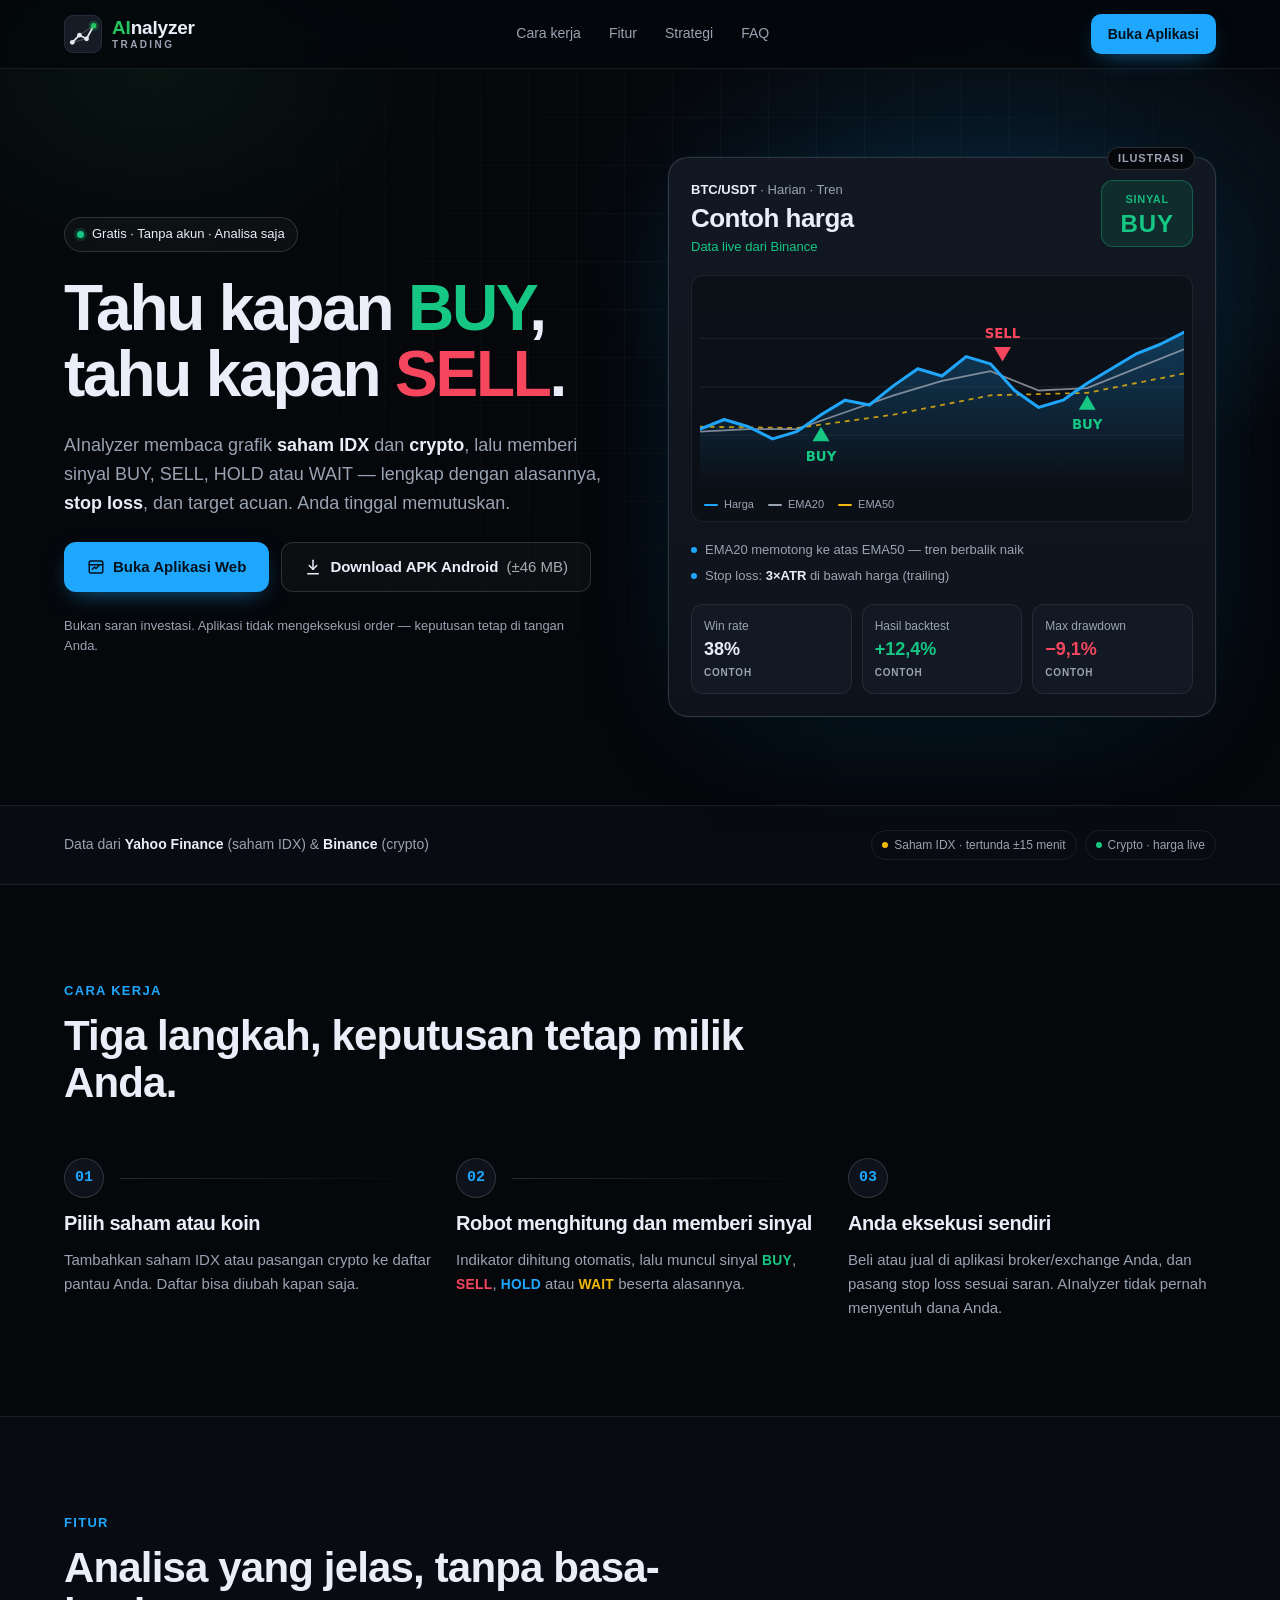
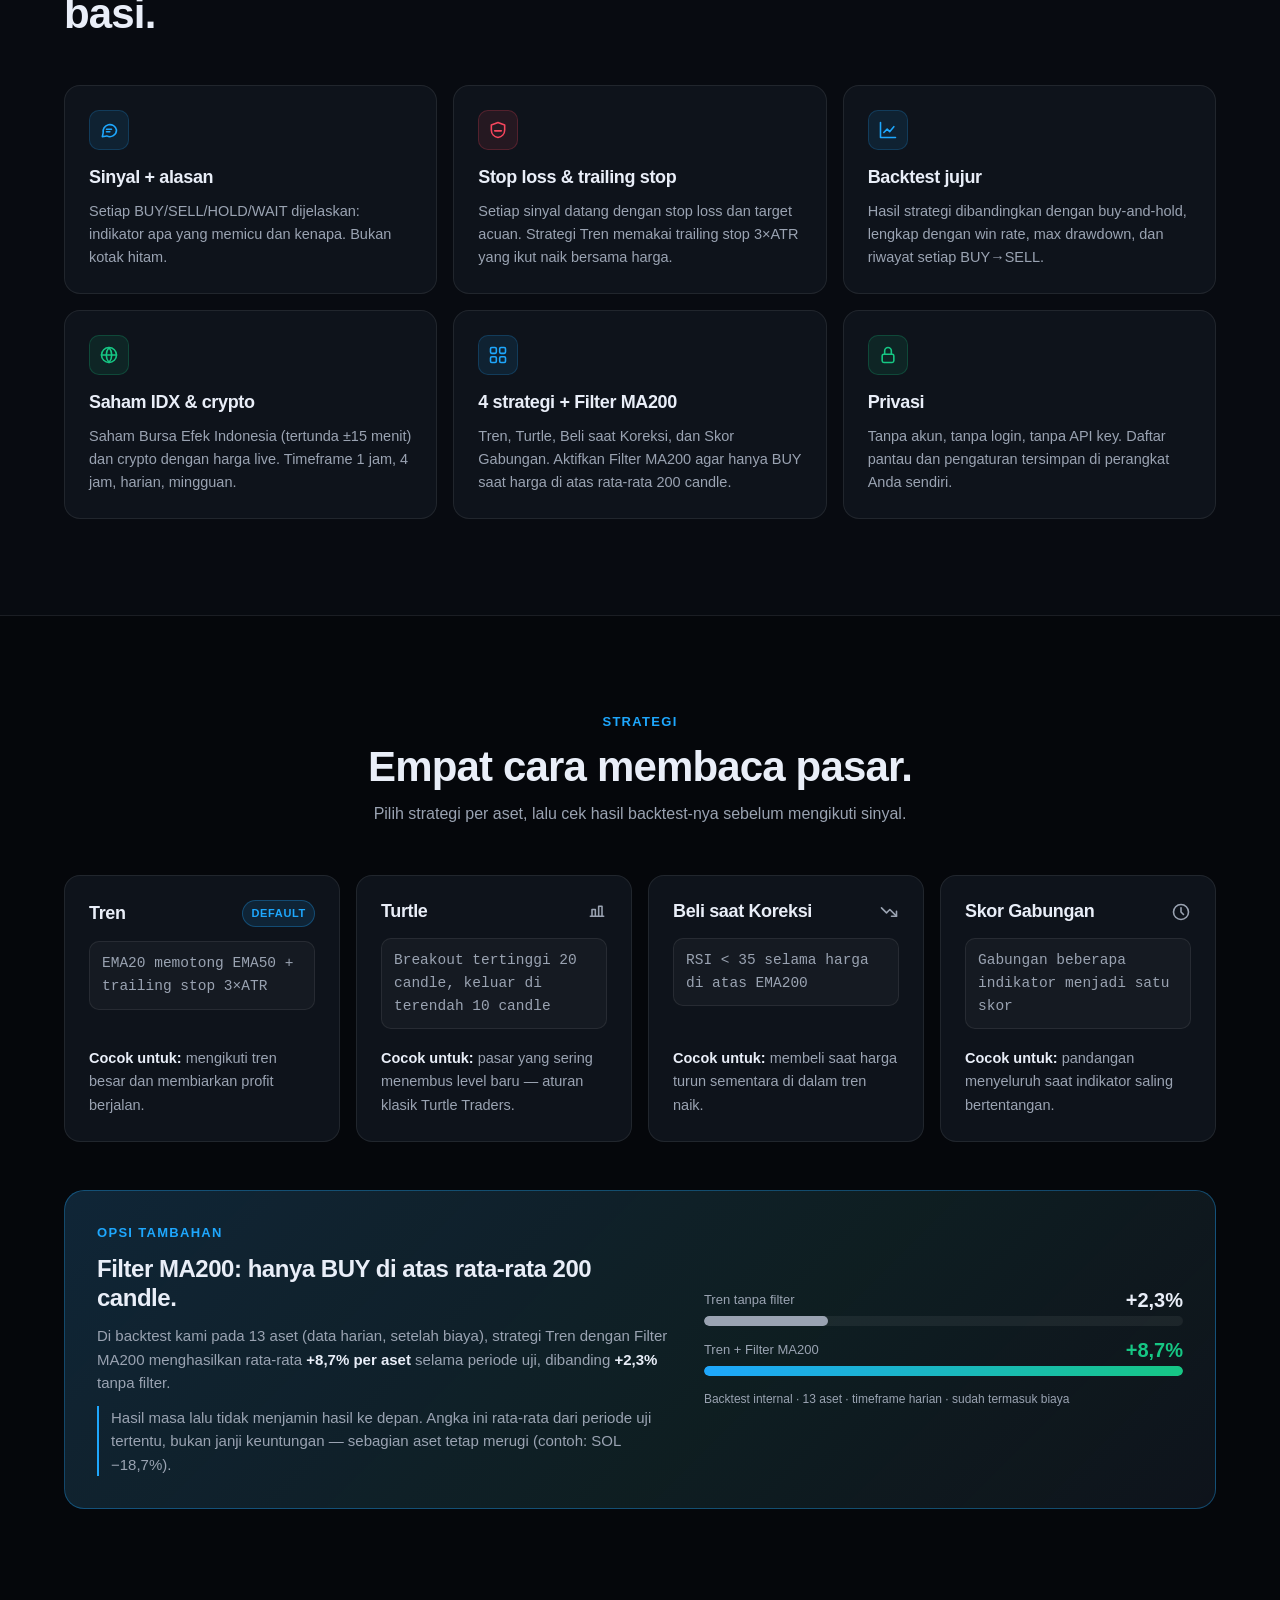
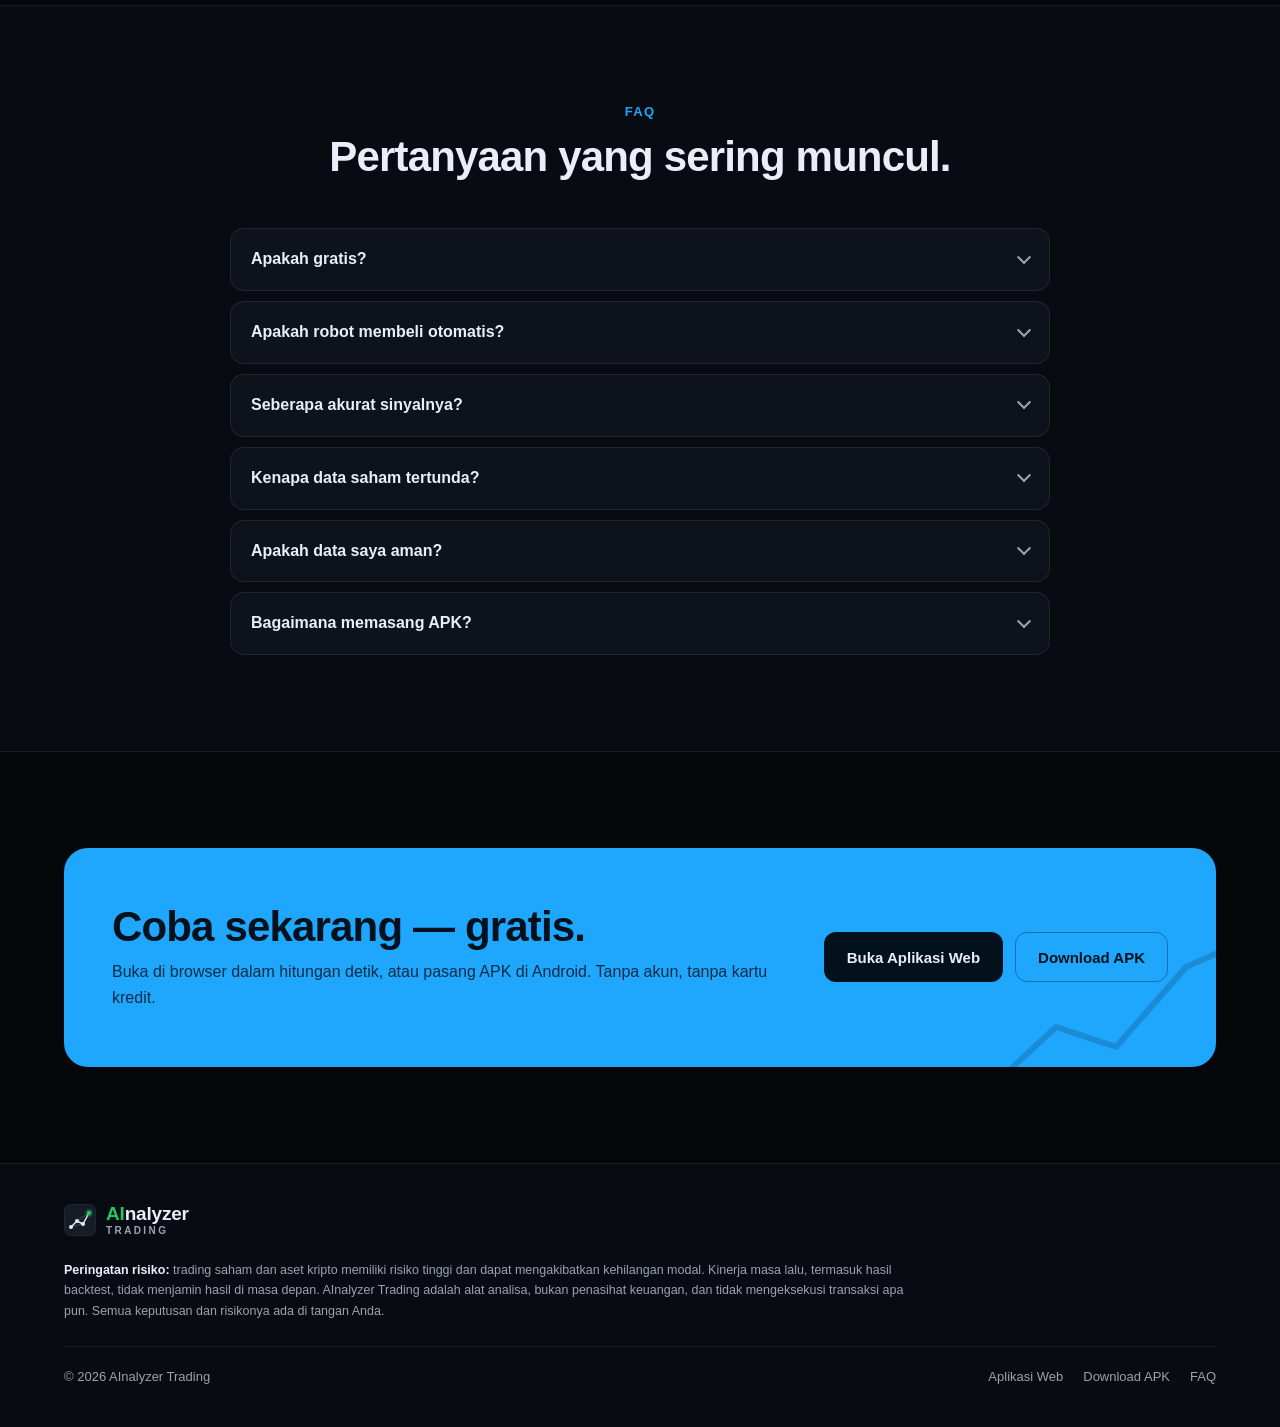
<file: index.html>
<!doctype html>
<html lang="id">
<head>
<meta charset="utf-8">
<meta name="viewport" content="width=device-width, initial-scale=1">
<title>AInalyzer Trading — Sinyal BUY/SELL saham IDX &amp; crypto, gratis</title>
<meta name="description" content="Aplikasi analisa gratis yang menunjukkan kapan BUY, SELL, HOLD atau WAIT untuk saham IDX dan crypto — lengkap dengan alasan, stop loss, dan backtest. Tanpa akun, tidak mengeksekusi order.">
<meta name="theme-color" content="#05070B">
<meta property="og:type" content="website">
<meta property="og:title" content="AInalyzer Trading — Tahu kapan BUY, tahu kapan SELL">
<meta property="og:description" content="Sinyal BUY/SELL/HOLD/WAIT untuk saham IDX &amp; crypto dengan alasan, stop loss, dan backtest jujur. Gratis, tanpa akun, analisa saja.">
<meta property="og:url" content="https://malfain.github.io/ainalyzer-trading/">
<meta property="og:locale" content="id_ID">
<link rel="icon" type="image/svg+xml" href="favicon.svg">
<link rel="stylesheet" href="landing.css">
</head>
<body>
<a class="skip" href="#main">Lewati ke konten</a>

<header class="site-header">
  <nav class="wrap nav" aria-label="Navigasi utama">
    <a class="logo" href="#top" aria-label="AInalyzer Trading — ke atas">
      <svg aria-hidden="true" width="38" height="38" viewBox="0 0 64 64"><rect x="0.75" y="0.75" width="62.5" height="62.5" rx="14.5" fill="#161C26" stroke="#2A3242" stroke-width="1.5"/><path d="M26 34 L50 18 M14 46 L38 40" stroke="#E6E9EF" stroke-width="1.5" stroke-linecap="round" opacity="0.3"/><polyline points="14,46 26,34 38,40 50,18" fill="none" stroke="#E6E9EF" stroke-width="3" stroke-linecap="round" stroke-linejoin="round"/><circle cx="14" cy="46" r="4" fill="#E6E9EF"/><circle cx="26" cy="34" r="4" fill="#E6E9EF"/><circle cx="38" cy="40" r="4" fill="#E6E9EF"/><circle cx="50" cy="18" r="8.5" fill="#22C55E" opacity="0.25"/><circle cx="50" cy="18" r="4.5" fill="#22C55E"/></svg>
      <span class="wordmark" aria-hidden="true"><span class="name"><span class="ai">AI</span>nalyzer</span><span class="sub">Trading</span></span>
    </a>
    <div class="nav-links">
      <a href="#cara-kerja">Cara kerja</a>
      <a href="#fitur">Fitur</a>
      <a href="#strategi">Strategi</a>
      <a href="#faq">FAQ</a>
    </div>
    <a class="btn btn-primary" href="app/">Buka Aplikasi</a>
  </nav>
</header>

<main id="main">

<section class="hero" id="top" aria-labelledby="hero-title">
  <div class="wrap hero-inner">
    <div class="hero-copy">
      <span class="badge"><span class="dot" aria-hidden="true"></span>Gratis · Tanpa akun · Analisa saja</span>
      <h1 id="hero-title">Tahu kapan <span class="buy">BUY</span>,<br>tahu kapan <span class="sell">SELL</span>.</h1>
      <p class="lede">AInalyzer membaca grafik <strong>saham IDX</strong> dan <strong>crypto</strong>, lalu memberi sinyal BUY, SELL, HOLD atau WAIT — lengkap dengan alasannya, <strong>stop loss</strong>, dan target acuan. Anda tinggal memutuskan.</p>
      <div class="cta-row">
        <a class="btn btn-primary btn-lg" href="app/">
          <svg aria-hidden="true" width="18" height="18" viewBox="0 0 24 24" fill="none" stroke="currentColor" stroke-width="2" stroke-linecap="round" stroke-linejoin="round"><rect x="3" y="4" width="18" height="16" rx="2"/><path d="M3 9h18"/><path d="M7 15l3-3 2 2 4-4"/></svg>
          Buka Aplikasi Web
        </a>
        <a class="btn btn-outline btn-lg" href="download/AInalyzer-Trading.apk" download>
          <svg aria-hidden="true" width="18" height="18" viewBox="0 0 24 24" fill="none" stroke="currentColor" stroke-width="2" stroke-linecap="round" stroke-linejoin="round"><path d="M12 3v12"/><path d="M7 10l5 5 5-5"/><path d="M5 21h14"/></svg>
          Download APK Android <span class="meta">(±46 MB)</span>
        </a>
      </div>
      <p class="fine">Bukan saran investasi. Aplikasi tidak mengeksekusi order — keputusan tetap di tangan Anda.</p>
    </div>

    <figure class="mock" aria-label="Ilustrasi kartu sinyal di aplikasi AInalyzer" style="margin:0">
      <span class="mock-tag">Ilustrasi</span>
      <div class="mock-head">
        <div class="mock-pair">
          <span class="label"><b>BTC/USDT</b> · Harian · Tren</span>
          <span class="price">Contoh harga</span>
          <span class="chg">Data live dari Binance</span>
        </div>
        <div class="signal">
          <span class="small">Sinyal</span>
          <span class="word">BUY</span>
        </div>
      </div>

      <div class="chart">
        <svg viewBox="0 0 400 170" role="img" aria-label="Contoh grafik harga dengan garis EMA serta penanda BUY dan SELL">
          <defs>
            <linearGradient id="fillPrice" x1="0" y1="0" x2="0" y2="1">
              <stop offset="0" stop-color="#1EA7FD" stop-opacity=".28"/>
              <stop offset="1" stop-color="#1EA7FD" stop-opacity="0"/>
            </linearGradient>
          </defs>
          <path d="M0 45 H400 M0 85 H400 M0 125 H400" stroke="rgba(255,255,255,.06)" stroke-width="1"/>
          <path d="M0 120 L20 112 L40 118 L60 128 L80 122 L100 108 L120 96 L140 100 L160 84 L180 70 L200 76 L220 60 L240 66 L260 88 L280 102 L300 96 L320 82 L340 70 L360 58 L380 50 L400 40 L400 170 L0 170 Z" fill="url(#fillPrice)"/>
          <polyline points="0,118 80,119 160,108 240,92 320,90 400,74" fill="none" stroke="#F0B90B" stroke-width="1.5" stroke-dasharray="4 4" opacity=".8"/>
          <polyline points="0,122 40,120 80,120 120,106 160,92 200,80 240,72 280,88 320,86 360,70 400,54" fill="none" stroke="#9AA3B2" stroke-width="1.5" opacity=".8"/>
          <polyline class="price-line" points="0,120 20,112 40,118 60,128 80,122 100,108 120,96 140,100 160,84 180,70 200,76 220,60 240,66 260,88 280,102 300,96 320,82 340,70 360,58 380,50 400,40" fill="none" stroke="#1EA7FD" stroke-width="2.5" stroke-linejoin="round" stroke-linecap="round"/>
          <g class="marker m1">
            <path d="M100 118 L107 130 L93 130 Z" fill="#16C784"/>
            <text x="100" y="146" text-anchor="middle" font-size="11" font-weight="700" fill="#16C784" font-family="ui-sans-serif, system-ui, sans-serif">BUY</text>
          </g>
          <g class="marker m2">
            <path d="M250 64 L257 52 L243 52 Z" fill="#F6465D"/>
            <text x="250" y="45" text-anchor="middle" font-size="11" font-weight="700" fill="#F6465D" font-family="ui-sans-serif, system-ui, sans-serif">SELL</text>
          </g>
          <g class="marker m3">
            <path d="M320 92 L327 104 L313 104 Z" fill="#16C784"/>
            <text x="320" y="120" text-anchor="middle" font-size="11" font-weight="700" fill="#16C784" font-family="ui-sans-serif, system-ui, sans-serif">BUY</text>
          </g>
        </svg>
        <div class="chart-legend" aria-hidden="true">
          <span><i style="background:#1EA7FD"></i>Harga</span>
          <span><i style="background:#9AA3B2"></i>EMA20</span>
          <span><i style="background:#F0B90B"></i>EMA50</span>
        </div>
      </div>

      <ul class="reasons" aria-label="Contoh alasan sinyal">
        <li><span>EMA20 memotong ke atas EMA50 — tren berbalik naik</span></li>
        <li><span>Stop loss: <b>3×ATR</b> di bawah harga (trailing)</span></li>
      </ul>

      <div class="tiles">
        <div class="tile"><span class="k">Win rate</span><span class="v">38%</span><span class="ex">Contoh</span></div>
        <div class="tile"><span class="k">Hasil backtest</span><span class="v pos">+12,4%</span><span class="ex">Contoh</span></div>
        <div class="tile"><span class="k">Max drawdown</span><span class="v neg">−9,1%</span><span class="ex">Contoh</span></div>
      </div>
    </figure>
  </div>
</section>

<section class="strip" aria-label="Sumber data">
  <div class="wrap strip-inner">
    <p>Data dari <strong>Yahoo Finance</strong> (saham IDX) &amp; <strong>Binance</strong> (crypto)</p>
    <div class="strip-chips">
      <span class="chip"><span class="d" style="background:#F0B90B" aria-hidden="true"></span>Saham IDX · tertunda ±15 menit</span>
      <span class="chip"><span class="d" style="background:#16C784" aria-hidden="true"></span>Crypto · harga live</span>
    </div>
  </div>
</section>

<section class="wrap section" id="cara-kerja" aria-labelledby="cara-title">
  <div class="section-head">
    <span class="eyebrow">Cara kerja</span>
    <h2 id="cara-title">Tiga langkah, keputusan tetap milik Anda.</h2>
  </div>
  <ol class="steps">
    <li class="step">
      <span class="step-num" aria-hidden="true">01</span>
      <h3>Pilih saham atau koin</h3>
      <p>Tambahkan saham IDX atau pasangan crypto ke daftar pantau Anda. Daftar bisa diubah kapan saja.</p>
    </li>
    <li class="step">
      <span class="step-num" aria-hidden="true">02</span>
      <h3>Robot menghitung dan memberi sinyal</h3>
      <p>Indikator dihitung otomatis, lalu muncul sinyal <span class="sig b">BUY</span>, <span class="sig s">SELL</span>, <span class="sig h">HOLD</span> atau <span class="sig w">WAIT</span> beserta alasannya.</p>
    </li>
    <li class="step">
      <span class="step-num" aria-hidden="true">03</span>
      <h3>Anda eksekusi sendiri</h3>
      <p>Beli atau jual di aplikasi broker/exchange Anda, dan pasang stop loss sesuai saran. AInalyzer tidak pernah menyentuh dana Anda.</p>
    </li>
  </ol>
</section>

<section class="section-alt" id="fitur" aria-labelledby="fitur-title">
  <div class="wrap section">
    <div class="section-head">
      <span class="eyebrow">Fitur</span>
      <h2 id="fitur-title">Analisa yang jelas, tanpa basa-basi.</h2>
    </div>
    <div class="grid-3">
      <article class="card">
        <span class="ico" aria-hidden="true"><svg width="20" height="20" viewBox="0 0 24 24" fill="none" stroke="currentColor" stroke-width="1.9" stroke-linecap="round" stroke-linejoin="round"><path d="M21 12a8 8 0 0 1-11.6 7.1L4 20l1-4.6A8 8 0 1 1 21 12z"/><path d="M9 11h6M9 14h4"/></svg></span>
        <h3>Sinyal + alasan</h3>
        <p>Setiap BUY/SELL/HOLD/WAIT dijelaskan: indikator apa yang memicu dan kenapa. Bukan kotak hitam.</p>
      </article>
      <article class="card">
        <span class="ico red" aria-hidden="true"><svg width="20" height="20" viewBox="0 0 24 24" fill="none" stroke="currentColor" stroke-width="1.9" stroke-linecap="round" stroke-linejoin="round"><path d="M12 3l8 3v6c0 4.5-3.4 8.2-8 9-4.6-.8-8-4.5-8-9V6l8-3z"/><path d="M8 13h8"/></svg></span>
        <h3>Stop loss &amp; trailing stop</h3>
        <p>Setiap sinyal datang dengan stop loss dan target acuan. Strategi Tren memakai trailing stop 3×ATR yang ikut naik bersama harga.</p>
      </article>
      <article class="card">
        <span class="ico" aria-hidden="true"><svg width="20" height="20" viewBox="0 0 24 24" fill="none" stroke="currentColor" stroke-width="1.9" stroke-linecap="round" stroke-linejoin="round"><path d="M3 3v18h18"/><path d="M7 15l4-4 3 3 5-6"/></svg></span>
        <h3>Backtest jujur</h3>
        <p>Hasil strategi dibandingkan dengan buy-and-hold, lengkap dengan win rate, max drawdown, dan riwayat setiap BUY→SELL.</p>
      </article>
      <article class="card">
        <span class="ico green" aria-hidden="true"><svg width="20" height="20" viewBox="0 0 24 24" fill="none" stroke="currentColor" stroke-width="1.9" stroke-linecap="round" stroke-linejoin="round"><circle cx="12" cy="12" r="9"/><path d="M3 12h18"/><path d="M12 3a14 14 0 0 1 0 18a14 14 0 0 1 0-18z"/></svg></span>
        <h3>Saham IDX &amp; crypto</h3>
        <p>Saham Bursa Efek Indonesia (tertunda ±15 menit) dan crypto dengan harga live. Timeframe 1 jam, 4 jam, harian, mingguan.</p>
      </article>
      <article class="card">
        <span class="ico" aria-hidden="true"><svg width="20" height="20" viewBox="0 0 24 24" fill="none" stroke="currentColor" stroke-width="1.9" stroke-linecap="round" stroke-linejoin="round"><rect x="3" y="3" width="7" height="7" rx="1.5"/><rect x="14" y="3" width="7" height="7" rx="1.5"/><rect x="3" y="14" width="7" height="7" rx="1.5"/><rect x="14" y="14" width="7" height="7" rx="1.5"/></svg></span>
        <h3>4 strategi + Filter MA200</h3>
        <p>Tren, Turtle, Beli saat Koreksi, dan Skor Gabungan. Aktifkan Filter MA200 agar hanya BUY saat harga di atas rata-rata 200 candle.</p>
      </article>
      <article class="card">
        <span class="ico green" aria-hidden="true"><svg width="20" height="20" viewBox="0 0 24 24" fill="none" stroke="currentColor" stroke-width="1.9" stroke-linecap="round" stroke-linejoin="round"><rect x="5" y="11" width="14" height="10" rx="2"/><path d="M8 11V7a4 4 0 0 1 8 0v4"/></svg></span>
        <h3>Privasi</h3>
        <p>Tanpa akun, tanpa login, tanpa API key. Daftar pantau dan pengaturan tersimpan di perangkat Anda sendiri.</p>
      </article>
    </div>
  </div>
</section>

<section class="wrap section" id="strategi" aria-labelledby="strategi-title">
  <div class="section-head center">
    <span class="eyebrow">Strategi</span>
    <h2 id="strategi-title">Empat cara membaca pasar.</h2>
    <p>Pilih strategi per aset, lalu cek hasil backtest-nya sebelum mengikuti sinyal.</p>
  </div>
  <div class="strategies">
    <article class="card strat">
      <div class="strat-top"><h3>Tren</h3><span class="pill">Default</span></div>
      <p class="rule">EMA20 memotong EMA50 + trailing stop 3×ATR</p>
      <p class="fit"><b>Cocok untuk:</b> mengikuti tren besar dan membiarkan profit berjalan.</p>
    </article>
    <article class="card strat">
      <div class="strat-top"><h3>Turtle</h3><svg aria-hidden="true" width="20" height="20" viewBox="0 0 24 24" fill="none" stroke="currentColor" stroke-width="1.9" stroke-linecap="round" stroke-linejoin="round"><path d="M4 17h16"/><path d="M6 17V9h4v8M14 17V5h4v12"/></svg></div>
      <p class="rule">Breakout tertinggi 20 candle, keluar di terendah 10 candle</p>
      <p class="fit"><b>Cocok untuk:</b> pasar yang sering menembus level baru — aturan klasik Turtle Traders.</p>
    </article>
    <article class="card strat">
      <div class="strat-top"><h3>Beli saat Koreksi</h3><svg aria-hidden="true" width="20" height="20" viewBox="0 0 24 24" fill="none" stroke="currentColor" stroke-width="1.9" stroke-linecap="round" stroke-linejoin="round"><path d="M3 7l6 6 4-4 8 8"/><path d="M15 17h6v-6"/></svg></div>
      <p class="rule">RSI &lt; 35 selama harga di atas EMA200</p>
      <p class="fit"><b>Cocok untuk:</b> membeli saat harga turun sementara di dalam tren naik.</p>
    </article>
    <article class="card strat">
      <div class="strat-top"><h3>Skor Gabungan</h3><svg aria-hidden="true" width="20" height="20" viewBox="0 0 24 24" fill="none" stroke="currentColor" stroke-width="1.9" stroke-linecap="round" stroke-linejoin="round"><circle cx="12" cy="12" r="9"/><path d="M12 7v5l3 3"/></svg></div>
      <p class="rule">Gabungan beberapa indikator menjadi satu skor</p>
      <p class="fit"><b>Cocok untuk:</b> pandangan menyeluruh saat indikator saling bertentangan.</p>
    </article>
  </div>

  <aside class="callout" aria-labelledby="ma200-title">
    <div class="copy">
      <span class="eyebrow">Opsi tambahan</span>
      <h3 id="ma200-title">Filter MA200: hanya BUY di atas rata-rata 200 candle.</h3>
      <p>Di backtest kami pada 13 aset (data harian, setelah biaya), strategi Tren dengan Filter MA200 menghasilkan rata-rata <b style="color:var(--text)">+8,7% per aset</b> selama periode uji, dibanding <b style="color:var(--text)">+2,3%</b> tanpa filter.</p>
      <p class="disc">Hasil masa lalu tidak menjamin hasil ke depan. Angka ini rata-rata dari periode uji tertentu, bukan janji keuntungan — sebagian aset tetap merugi (contoh: SOL −18,7%).</p>
    </div>
    <div class="compare" role="group" aria-label="Perbandingan hasil backtest rata-rata per aset">
      <div class="bar-row">
        <div class="bar-label"><span>Tren tanpa filter</span><b>+2,3%</b></div>
        <div class="bar" aria-hidden="true"><span style="width:26%;background:#9AA3B2"></span></div>
      </div>
      <div class="bar-row">
        <div class="bar-label"><span>Tren + Filter MA200</span><b class="hi">+8,7%</b></div>
        <div class="bar" aria-hidden="true"><span style="width:100%;background:linear-gradient(90deg,#1EA7FD,#16C784)"></span></div>
      </div>
      <small>Backtest internal · 13 aset · timeframe harian · sudah termasuk biaya</small>
    </div>
  </aside>
</section>

<section class="section-alt" id="faq" aria-labelledby="faq-title">
  <div class="wrap section">
    <div class="section-head center">
      <span class="eyebrow">FAQ</span>
      <h2 id="faq-title">Pertanyaan yang sering muncul.</h2>
    </div>
    <div class="faq">
      <details>
        <summary>Apakah gratis?</summary>
        <div class="ans"><p>Ya. Tidak ada langganan, tidak ada paket berbayar, dan tidak perlu membuat akun.</p></div>
      </details>
      <details>
        <summary>Apakah robot membeli otomatis?</summary>
        <div class="ans"><p><b>Tidak.</b> AInalyzer hanya menganalisa dan memberi sinyal. Aplikasi tidak terhubung ke akun broker/exchange Anda dan tidak pernah menempatkan order. Anda yang memutuskan dan mengeksekusi sendiri.</p></div>
      </details>
      <details>
        <summary>Seberapa akurat sinyalnya?</summary>
        <div class="ans">
          <p>Jujur saja: win rate di backtest kami sekitar <b>35–40%</b>. Artinya lebih banyak transaksi yang kalah daripada menang.</p>
          <p>Strategi tetap bisa untung karena keuntungan datang dari beberapa kemenangan besar, sementara stop loss menjaga kerugian tetap kecil. Karena itu disiplin memasang stop loss sangat penting. Hasil masa lalu tidak menjamin hasil ke depan.</p>
        </div>
      </details>
      <details>
        <summary>Kenapa data saham tertunda?</summary>
        <div class="ans"><p>Data saham IDX diambil dari Yahoo Finance yang gratis, dengan jeda sekitar ±15 menit. Untuk crypto, harga diambil langsung dari Binance sehingga live. Untuk timeframe harian dan mingguan, jeda ini praktis tidak berpengaruh.</p></div>
      </details>
      <details>
        <summary>Apakah data saya aman?</summary>
        <div class="ans"><p>Tidak ada akun, login, atau API key yang diminta. Daftar pantau dan pengaturan disimpan di perangkat Anda sendiri, bukan di server kami.</p></div>
      </details>
      <details>
        <summary>Bagaimana memasang APK?</summary>
        <div class="ans">
          <ol>
            <li>Ketuk <a href="download/AInalyzer-Trading.apk" download>Download APK</a> (±46 MB) di ponsel Android.</li>
            <li>Buka file yang terunduh. Jika diminta, izinkan "Instal aplikasi tidak dikenal" untuk browser/file manager Anda.</li>
            <li>Ketuk <b>Instal</b>, lalu buka AInalyzer Trading.</li>
          </ol>
          <p>Tidak ingin memasang apa pun? Gunakan saja <a href="app/">aplikasi web</a> di browser.</p>
        </div>
      </details>
    </div>
  </div>
</section>

<section class="wrap section cta-wrap" aria-labelledby="cta-title" style="padding-top:96px">
  <div class="cta-band">
    <div class="copy">
      <h2 id="cta-title">Coba sekarang — gratis.</h2>
      <p>Buka di browser dalam hitungan detik, atau pasang APK di Android. Tanpa akun, tanpa kartu kredit.</p>
    </div>
    <div class="cta-row">
      <a class="btn btn-dark btn-lg" href="app/">Buka Aplikasi Web</a>
      <a class="btn btn-ghost-ink btn-lg" href="download/AInalyzer-Trading.apk" download>Download APK</a>
    </div>
  </div>
</section>

</main>

<footer class="site-footer">
  <div class="wrap footer-inner">
    <div class="footer-top">
      <a class="logo" href="#top" aria-label="AInalyzer Trading — ke atas">
        <svg aria-hidden="true" width="32" height="32" viewBox="0 0 64 64"><rect x="0.75" y="0.75" width="62.5" height="62.5" rx="14.5" fill="#161C26" stroke="#2A3242" stroke-width="1.5"/><path d="M26 34 L50 18 M14 46 L38 40" stroke="#E6E9EF" stroke-width="1.5" stroke-linecap="round" opacity="0.3"/><polyline points="14,46 26,34 38,40 50,18" fill="none" stroke="#E6E9EF" stroke-width="3" stroke-linecap="round" stroke-linejoin="round"/><circle cx="14" cy="46" r="4" fill="#E6E9EF"/><circle cx="26" cy="34" r="4" fill="#E6E9EF"/><circle cx="38" cy="40" r="4" fill="#E6E9EF"/><circle cx="50" cy="18" r="8.5" fill="#22C55E" opacity="0.25"/><circle cx="50" cy="18" r="4.5" fill="#22C55E"/></svg>
        <span class="wordmark" aria-hidden="true"><span class="name"><span class="ai">AI</span>nalyzer</span><span class="sub">Trading</span></span>
      </a>
    </div>
    <p class="disclaimer"><strong>Peringatan risiko:</strong> trading saham dan aset kripto memiliki risiko tinggi dan dapat mengakibatkan kehilangan modal. Kinerja masa lalu, termasuk hasil backtest, tidak menjamin hasil di masa depan. AInalyzer Trading adalah alat analisa, bukan penasihat keuangan, dan tidak mengeksekusi transaksi apa pun. Semua keputusan dan risikonya ada di tangan Anda.</p>
    <div class="footer-bottom">
      <span>© 2026 AInalyzer Trading</span>
      <div class="footer-links">
        <a href="app/">Aplikasi Web</a>
        <a href="download/AInalyzer-Trading.apk" download>Download APK</a>
        <a href="#faq">FAQ</a>
      </div>
    </div>
  </div>
</footer>
</body>
</html>
</file>
<file: landing.css>
:root {
  --bg: #05070B;
  --bg-2: #080B11;
  --card: #0E131B;
  --card-2: #121924;
  --border: rgba(255, 255, 255, .08);
  --border-strong: rgba(255, 255, 255, .14);
  --text: #E9EEF8;
  --muted: #9AA3B2;
  --primary: #1EA7FD;
  --primary-ink: #03111D;
  --buy: #16C784;
  --sell: #F6465D;
  --brand-green: #22C55E;
  --radius: 16px;
  --font: ui-sans-serif, -apple-system, BlinkMacSystemFont, "Segoe UI", "Helvetica Neue", Arial, sans-serif;
  --mono: ui-monospace, "SF Mono", SFMono-Regular, Menlo, Consolas, monospace;
  color-scheme: dark;
}

*, *::before, *::after { box-sizing: border-box; }
html { scroll-behavior: smooth; scroll-padding-top: 80px; -webkit-text-size-adjust: 100%; }
@media (prefers-reduced-motion: reduce) { html { scroll-behavior: auto; } *, *::before, *::after { animation: none !important; transition: none !important; } }

body {
  margin: 0;
  background: var(--bg);
  color: var(--text);
  font-family: var(--font);
  font-size: 16px;
  line-height: 1.55;
  overflow-x: hidden;
}

a { color: inherit; text-decoration: none; }
a:hover { color: var(--text); }
:focus-visible { outline: 2px solid var(--primary); outline-offset: 3px; border-radius: 6px; }
h1, h2, h3 { margin: 0; letter-spacing: -0.02em; }
p { margin: 0; }

.skip {
  position: absolute; left: 12px; top: -60px; z-index: 100;
  background: var(--primary); color: var(--primary-ink); padding: 10px 14px; border-radius: 8px; font-weight: 600;
}
.skip:focus { top: 12px; }

.wrap { max-width: 1200px; margin: 0 auto; padding-left: 24px; padding-right: 24px; }
@media (max-width: 480px) { .wrap { padding-left: 16px; padding-right: 16px; } }

/* ---------- Buttons ---------- */
.btn {
  display: inline-flex; align-items: center; justify-content: center; gap: 8px;
  min-height: 40px; padding: 0 16px; border-radius: 10px;
  font: 600 14px/1 var(--font); white-space: nowrap;
  border: 1px solid transparent; cursor: pointer;
  transition: background-color .15s, border-color .15s, transform .15s, box-shadow .15s;
}
.btn-lg { min-height: 50px; padding: 0 22px; font-size: 15px; border-radius: 12px; }
.btn-primary { background: var(--primary); color: var(--primary-ink); box-shadow: 0 8px 24px -10px rgba(30, 167, 253, .65); }
.btn-primary:hover { color: var(--primary-ink); background: #48B8FE; transform: translateY(-1px); }
.btn-outline { background: rgba(255, 255, 255, .03); color: var(--text); border-color: var(--border-strong); }
.btn-outline:hover { background: rgba(255, 255, 255, .07); border-color: rgba(255, 255, 255, .24); }
.btn-dark { background: var(--primary-ink); color: var(--text); }
.btn-dark:hover { background: #0A2235; }
.btn-ghost-ink { background: transparent; color: var(--primary-ink); border-color: rgba(3, 17, 29, .35); }
.btn-ghost-ink:hover { color: var(--primary-ink); background: rgba(3, 17, 29, .08); }
.btn .meta { font-weight: 500; opacity: .7; }
.btn svg { flex: none; }

/* ---------- Nav ---------- */
.site-header {
  position: sticky; top: 0; z-index: 50;
  background: rgba(5, 7, 11, .78);
  -webkit-backdrop-filter: saturate(160%) blur(14px);
  backdrop-filter: saturate(160%) blur(14px);
  border-bottom: 1px solid var(--border);
}
.nav { display: flex; align-items: center; justify-content: space-between; gap: 16px; padding-top: 14px; padding-bottom: 14px; }
.logo { display: flex; align-items: center; gap: 10px; flex: none; }
.logo svg { display: block; }
.wordmark { display: flex; flex-direction: column; gap: 3px; line-height: 1; }
.wordmark .name { font-size: 19px; font-weight: 600; letter-spacing: -0.01em; }
.wordmark .ai { color: var(--brand-green); font-weight: 800; }
.wordmark .sub { font-size: 10px; font-weight: 600; letter-spacing: .24em; text-transform: uppercase; color: var(--muted); }
.nav-links { display: flex; align-items: center; gap: 28px; font-size: 14px; color: var(--muted); }
.nav-links a { padding: 6px 0; transition: color .15s; }
.nav-links a:hover { color: var(--text); }
@media (max-width: 760px) { .nav-links { display: none; } }

/* ---------- Hero ---------- */
.hero { position: relative; isolation: isolate; }
.hero::before {
  content: ""; position: absolute; inset: -80px 0 0; z-index: -1; pointer-events: none;
  background:
    radial-gradient(600px 360px at 78% 30%, rgba(30, 167, 253, .16), transparent 70%),
    radial-gradient(420px 300px at 12% 10%, rgba(34, 197, 94, .07), transparent 70%);
}
.hero::after {
  content: ""; position: absolute; inset: 0; z-index: -1; pointer-events: none;
  background-image: linear-gradient(rgba(255,255,255,.035) 1px, transparent 1px), linear-gradient(90deg, rgba(255,255,255,.035) 1px, transparent 1px);
  background-size: 48px 48px;
  -webkit-mask-image: radial-gradient(ellipse at 60% 30%, #000 10%, transparent 65%);
  mask-image: radial-gradient(ellipse at 60% 30%, #000 10%, transparent 65%);
}
.hero-inner { display: flex; flex-wrap: wrap; align-items: center; gap: 56px; padding-top: 88px; padding-bottom: 88px; }
.hero-copy { flex: 1 1 440px; min-width: 0; display: flex; flex-direction: column; gap: 24px; }
.badge {
  align-self: flex-start; display: inline-flex; align-items: center; gap: 8px;
  padding: 6px 12px; border-radius: 999px; border: 1px solid var(--border-strong);
  background: rgba(255, 255, 255, .03); font-size: 13px; font-weight: 500; color: var(--text);
}
.badge .dot { width: 7px; height: 7px; border-radius: 50%; background: var(--buy); box-shadow: 0 0 0 3px rgba(22, 199, 132, .2); }
.hero h1 { font-size: clamp(38px, 6vw, 64px); line-height: 1.03; font-weight: 700; letter-spacing: -0.035em; }
.hero h1 .buy { color: var(--buy); }
.hero h1 .sell { color: var(--sell); }
.lede { font-size: 18px; line-height: 1.6; color: var(--muted); max-width: 540px; }
.lede strong { color: var(--text); font-weight: 600; }
.cta-row { display: flex; flex-wrap: wrap; gap: 12px; }
.fine { font-size: 13px; line-height: 1.55; color: var(--muted); max-width: 520px; }
@media (max-width: 480px) {
  .hero-inner { padding-top: 48px; padding-bottom: 56px; gap: 40px; }
  .cta-row .btn { width: 100%; }
  .lede { font-size: 16px; }
}

/* ---------- Product mock ---------- */
.mock {
  flex: 1 1 440px; min-width: 0; position: relative;
  background: linear-gradient(180deg, #111823 0%, var(--card) 100%);
  border: 1px solid var(--border-strong); border-radius: 20px; padding: 22px;
  display: flex; flex-direction: column; gap: 18px;
  box-shadow: 0 40px 80px -40px rgba(0, 0, 0, .9), 0 0 0 1px rgba(30, 167, 253, .05), 0 30px 120px -60px rgba(30, 167, 253, .45);
}
.mock-tag {
  position: absolute; top: -11px; right: 20px;
  font: 600 11px/1 var(--font); letter-spacing: .08em; text-transform: uppercase;
  color: var(--muted); background: var(--bg); border: 1px solid var(--border-strong); border-radius: 999px; padding: 5px 10px;
}
.mock-head { display: flex; align-items: flex-start; justify-content: space-between; gap: 12px; }
.mock-pair { display: flex; flex-direction: column; gap: 4px; min-width: 0; }
.mock-pair .label { font-size: 13px; color: var(--muted); }
.mock-pair .label b { color: var(--text); font-weight: 600; }
.mock-pair .price { font: 700 26px/1.1 var(--font); font-variant-numeric: tabular-nums; letter-spacing: -0.02em; }
.mock-pair .chg { font-size: 13px; color: var(--buy); font-variant-numeric: tabular-nums; }
.signal {
  flex: none; display: flex; flex-direction: column; align-items: center; gap: 4px;
  padding: 10px 18px; border-radius: 12px;
  background: rgba(22, 199, 132, .12); border: 1px solid rgba(22, 199, 132, .35); color: var(--buy);
}
.signal .word { font: 800 24px/1 var(--font); letter-spacing: .04em; }
.signal .small { font-size: 11px; font-weight: 600; letter-spacing: .06em; text-transform: uppercase; opacity: .9; }
.chart { position: relative; border-radius: 12px; background: rgba(0, 0, 0, .25); border: 1px solid var(--border); padding: 8px 8px 4px; }
.chart svg { display: block; width: 100%; height: auto; }
.chart-legend { display: flex; flex-wrap: wrap; gap: 14px; padding: 6px 4px 4px; font-size: 11px; color: var(--muted); }
.chart-legend i { display: inline-block; width: 14px; height: 2px; vertical-align: middle; margin-right: 6px; border-radius: 2px; }
.reasons { list-style: none; margin: 0; padding: 0; display: flex; flex-direction: column; gap: 6px; font-size: 13px; color: var(--muted); }
.reasons li { display: flex; gap: 8px; align-items: baseline; }
.reasons li::before { content: ""; flex: none; width: 6px; height: 6px; border-radius: 50%; background: var(--primary); transform: translateY(-1px); }
.reasons b { color: var(--text); font-weight: 600; font-variant-numeric: tabular-nums; }
.tiles { display: grid; grid-template-columns: repeat(3, minmax(0, 1fr)); gap: 10px; }
.tile { background: var(--card-2); border: 1px solid var(--border); border-radius: 12px; padding: 12px; display: flex; flex-direction: column; gap: 4px; min-width: 0; }
.tile .k { font-size: 12px; color: var(--muted); }
.tile .v { font: 700 18px/1.2 var(--font); font-variant-numeric: tabular-nums; }
.tile .v.pos { color: var(--buy); }
.tile .v.neg { color: var(--sell); }
.tile .ex { font-size: 10px; font-weight: 600; letter-spacing: .08em; text-transform: uppercase; color: var(--muted); }
@media (max-width: 480px) {
  .mock { padding: 16px; }
  .tiles { gap: 8px; }
  .tile { padding: 10px; }
  .tile .v { font-size: 16px; }
  .signal { padding: 8px 12px; }
  .signal .word { font-size: 20px; }
}

/* ---------- Strip ---------- */
.strip { border-top: 1px solid var(--border); border-bottom: 1px solid var(--border); background: var(--bg-2); }
.strip-inner { display: flex; flex-wrap: wrap; align-items: center; justify-content: space-between; gap: 12px 32px; padding-top: 24px; padding-bottom: 24px; }
.strip p { font-size: 14px; color: var(--muted); }
.strip p strong { color: var(--text); font-weight: 600; }
.strip-chips { display: flex; flex-wrap: wrap; gap: 8px; }
.chip { display: inline-flex; align-items: center; gap: 6px; padding: 5px 10px; border-radius: 999px; border: 1px solid var(--border); font-size: 12px; color: var(--muted); }
.chip .d { width: 6px; height: 6px; border-radius: 50%; }

/* ---------- Sections ---------- */
.section { padding-top: 96px; padding-bottom: 96px; display: flex; flex-direction: column; gap: 48px; }
.section-alt { background: var(--bg-2); border-top: 1px solid var(--border); border-bottom: 1px solid var(--border); }
.section-head { display: flex; flex-direction: column; gap: 12px; max-width: 680px; }
.section-head.center { align-self: center; align-items: center; text-align: center; }
.eyebrow { font-size: 13px; font-weight: 600; color: var(--primary); text-transform: uppercase; letter-spacing: .1em; }
.section-head h2 { font-size: clamp(30px, 4vw, 42px); line-height: 1.1; font-weight: 700; }
.section-head p { font-size: 16px; color: var(--muted); }
@media (max-width: 480px) { .section { padding-top: 64px; padding-bottom: 64px; gap: 32px; } }

/* Steps */
.steps { list-style: none; margin: 0; padding: 0; display: grid; grid-template-columns: repeat(3, minmax(0, 1fr)); gap: 24px; counter-reset: s; }
.step { position: relative; display: flex; flex-direction: column; gap: 12px; padding-top: 4px; }
.step-num {
  width: 40px; height: 40px; border-radius: 999px; border: 1px solid var(--border-strong);
  display: flex; align-items: center; justify-content: center;
  font: 700 15px/1 var(--mono); color: var(--primary); background: var(--card);
}
.step:not(:last-child)::after {
  content: ""; position: absolute; top: 24px; left: 56px; right: -8px; height: 1px;
  background: linear-gradient(90deg, var(--border-strong), transparent);
}
.step h3 { font-size: 20px; font-weight: 650; line-height: 1.3; }
.step p { font-size: 15px; line-height: 1.6; color: var(--muted); }
.sig { font-weight: 700; font-size: .92em; letter-spacing: .02em; }
.sig.b { color: var(--buy); } .sig.s { color: var(--sell); } .sig.h { color: var(--primary); } .sig.w { color: #F0B90B; }
@media (max-width: 860px) {
  .steps { grid-template-columns: 1fr; gap: 28px; }
  .step:not(:last-child)::after { display: none; }
}

/* Feature cards */
.grid-3 { display: grid; grid-template-columns: repeat(3, minmax(0, 1fr)); gap: 16px; }
@media (max-width: 1000px) { .grid-3 { grid-template-columns: repeat(2, minmax(0, 1fr)); } }
@media (max-width: 640px) { .grid-3 { grid-template-columns: 1fr; } }
.card {
  background: var(--card); border: 1px solid var(--border); border-radius: var(--radius); padding: 24px;
  display: flex; flex-direction: column; gap: 10px;
  transition: border-color .2s, transform .2s;
}
.card:hover { border-color: var(--border-strong); transform: translateY(-2px); }
.card .ico {
  width: 40px; height: 40px; border-radius: 10px; display: flex; align-items: center; justify-content: center;
  background: rgba(30, 167, 253, .1); color: var(--primary); border: 1px solid rgba(30, 167, 253, .2); margin-bottom: 6px;
}
.card .ico.green { background: rgba(22, 199, 132, .1); color: var(--buy); border-color: rgba(22, 199, 132, .22); }
.card .ico.red { background: rgba(246, 70, 93, .1); color: var(--sell); border-color: rgba(246, 70, 93, .22); }
.card h3 { font-size: 18px; font-weight: 650; line-height: 1.3; }
.card p { font-size: 14.5px; line-height: 1.6; color: var(--muted); }

/* Strategy cards */
.strategies { display: grid; grid-template-columns: repeat(4, minmax(0, 1fr)); gap: 16px; }
@media (max-width: 1100px) { .strategies { grid-template-columns: repeat(2, minmax(0, 1fr)); } }
@media (max-width: 600px) { .strategies { grid-template-columns: 1fr; } }
.strat { gap: 14px; }
.strat-top { display: flex; align-items: center; justify-content: space-between; gap: 8px; }
.strat-top svg { color: var(--muted); }
.pill { font-size: 11px; font-weight: 700; letter-spacing: .06em; text-transform: uppercase; padding: 4px 8px; border-radius: 999px; background: rgba(30, 167, 253, .12); color: var(--primary); border: 1px solid rgba(30, 167, 253, .3); }
.rule { font: 500 13px/1.55 var(--mono); color: var(--text); background: rgba(255, 255, 255, .03); border: 1px solid var(--border); border-radius: 10px; padding: 10px 12px; }
.fit { font-size: 14px; color: var(--muted); margin-top: auto; padding-top: 4px; }
.fit b { color: var(--text); font-weight: 600; }

/* MA200 callout */
.callout {
  position: relative; overflow: hidden;
  display: grid; grid-template-columns: minmax(0, 1.2fr) minmax(0, 1fr); gap: 32px; align-items: center;
  padding: 32px; border-radius: 20px;
  background: linear-gradient(135deg, rgba(30, 167, 253, .12), rgba(22, 199, 132, .06) 60%, transparent), var(--card);
  border: 1px solid rgba(30, 167, 253, .35);
}
.callout h3 { font-size: 24px; font-weight: 700; line-height: 1.2; }
.callout .copy { display: flex; flex-direction: column; gap: 12px; }
.callout .copy p { color: var(--muted); font-size: 15px; }
.callout .disc { font-size: 13px; color: var(--muted); border-left: 2px solid var(--primary); padding-left: 12px; }
.compare { display: flex; flex-direction: column; gap: 14px; }
.bar-row { display: flex; flex-direction: column; gap: 6px; }
.bar-label { display: flex; justify-content: space-between; gap: 12px; font-size: 13px; color: var(--muted); }
.bar-label b { font: 700 20px/1 var(--font); color: var(--text); font-variant-numeric: tabular-nums; }
.bar-label b.hi { color: var(--buy); }
.bar { height: 10px; border-radius: 999px; background: rgba(255, 255, 255, .06); overflow: hidden; }
.bar span { display: block; height: 100%; border-radius: 999px; }
.compare small { font-size: 12px; color: var(--muted); }
@media (max-width: 800px) { .callout { grid-template-columns: 1fr; padding: 24px; gap: 24px; } }

/* FAQ */
.faq { display: flex; flex-direction: column; gap: 10px; max-width: 820px; width: 100%; align-self: center; }
.faq details { background: var(--card); border: 1px solid var(--border); border-radius: 14px; transition: border-color .2s; }
.faq details[open] { border-color: var(--border-strong); }
.faq summary {
  list-style: none; cursor: pointer; display: flex; align-items: center; justify-content: space-between; gap: 16px;
  padding: 18px 20px; font-size: 16px; font-weight: 600; border-radius: 14px;
}
.faq summary::-webkit-details-marker { display: none; }
.faq summary::after {
  content: ""; flex: none; width: 10px; height: 10px; border-right: 2px solid var(--muted); border-bottom: 2px solid var(--muted);
  transform: rotate(45deg) translate(-2px, -2px); transition: transform .2s;
}
.faq details[open] summary::after { transform: rotate(-135deg) translate(-2px, -2px); }
.faq .ans { padding: 0 20px 20px; color: var(--muted); font-size: 15px; line-height: 1.65; display: flex; flex-direction: column; gap: 10px; }
.faq .ans b { color: var(--text); }
.faq .ans ol { margin: 0; padding-left: 20px; display: flex; flex-direction: column; gap: 4px; }
.faq .ans a { color: var(--primary); text-decoration: underline; text-underline-offset: 3px; }

/* CTA band */
.cta-wrap { padding-bottom: 96px; }
.cta-band {
  position: relative; overflow: hidden;
  border-radius: 24px; background: var(--primary); color: var(--primary-ink);
  padding: 56px 48px; display: flex; flex-wrap: wrap; align-items: center; justify-content: space-between; gap: 32px;
}
.cta-band::after {
  content: ""; position: absolute; right: -60px; bottom: -80px; width: 420px; height: 260px; pointer-events: none;
  background: url("data:image/svg+xml,%3Csvg xmlns='http://www.w3.org/2000/svg' viewBox='0 0 420 260'%3E%3Cpolyline points='0,230 70,190 130,205 200,140 260,160 330,80 420,40' fill='none' stroke='%2303111D' stroke-opacity='.18' stroke-width='6' stroke-linecap='round' stroke-linejoin='round'/%3E%3C/svg%3E") no-repeat center / contain;
}
.cta-band .copy { position: relative; z-index: 1; flex: 1 1 380px; display: flex; flex-direction: column; gap: 10px; }
.cta-band h2 { font-size: clamp(30px, 4vw, 42px); line-height: 1.08; font-weight: 800; }
.cta-band p { font-size: 16px; line-height: 1.6; color: rgba(3, 17, 29, .82); }
.cta-band .cta-row { position: relative; z-index: 1; }
@media (max-width: 480px) {
  .cta-wrap { padding-bottom: 64px; }
  .cta-band { padding: 36px 22px; border-radius: 20px; }
  .cta-band .btn { width: 100%; }
}

/* Footer */
.site-footer { border-top: 1px solid var(--border); background: var(--bg-2); }
.footer-inner { padding-top: 40px; padding-bottom: 40px; display: flex; flex-direction: column; gap: 24px; }
.footer-top { display: flex; flex-wrap: wrap; justify-content: space-between; align-items: center; gap: 20px; }
.disclaimer { font-size: 12.5px; line-height: 1.65; color: var(--muted); max-width: 860px; }
.disclaimer strong { color: var(--text); }
.footer-bottom { display: flex; flex-wrap: wrap; justify-content: space-between; gap: 12px 24px; font-size: 13px; color: var(--muted); border-top: 1px solid var(--border); padding-top: 20px; }
.footer-links { display: flex; flex-wrap: wrap; gap: 8px 20px; }
.footer-links a:hover { color: var(--text); text-decoration: underline; text-underline-offset: 3px; }

/* Entrance */
@keyframes rise { from { opacity: 0; transform: translateY(14px); } to { opacity: 1; transform: none; } }
@keyframes draw { from { stroke-dashoffset: 900; } to { stroke-dashoffset: 0; } }
@keyframes pop { from { opacity: 0; transform: scale(.6); } to { opacity: 1; transform: none; } }
.hero-copy > * { animation: rise .6s cubic-bezier(.2, .7, .2, 1) both; }
.hero-copy > *:nth-child(2) { animation-delay: .06s; }
.hero-copy > *:nth-child(3) { animation-delay: .12s; }
.hero-copy > *:nth-child(4) { animation-delay: .18s; }
.hero-copy > *:nth-child(5) { animation-delay: .24s; }
.mock { animation: rise .8s .15s cubic-bezier(.2, .7, .2, 1) both; }
.price-line { stroke-dasharray: 900; animation: draw 1.6s .4s ease-out both; }
.marker { transform-box: fill-box; transform-origin: center; animation: pop .4s cubic-bezier(.3, 1.6, .5, 1) both; }
.marker.m1 { animation-delay: 1s; } .marker.m2 { animation-delay: 1.3s; } .marker.m3 { animation-delay: 1.6s; }
</file>
